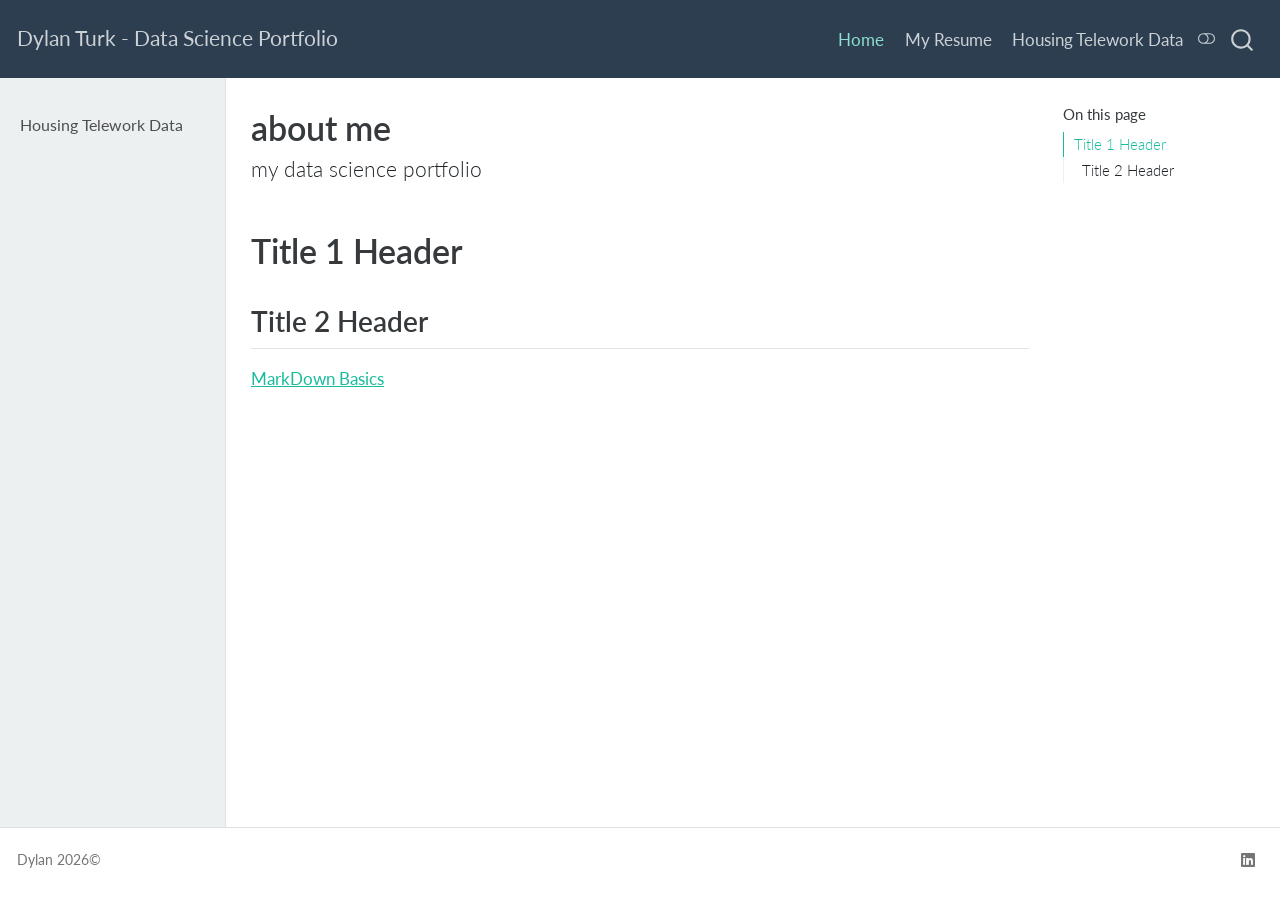
<file: docs/index.html>
<!DOCTYPE html>
<html xmlns="http://www.w3.org/1999/xhtml" lang="en" xml:lang="en"><head>

<meta charset="utf-8">
<meta name="generator" content="quarto-1.3.333">

<meta name="viewport" content="width=device-width, initial-scale=1.0, user-scalable=yes">


<title>Dylan Turk - Data Science Portfolio - about me</title>
<style>
code{white-space: pre-wrap;}
span.smallcaps{font-variant: small-caps;}
div.columns{display: flex; gap: min(4vw, 1.5em);}
div.column{flex: auto; overflow-x: auto;}
div.hanging-indent{margin-left: 1.5em; text-indent: -1.5em;}
ul.task-list{list-style: none;}
ul.task-list li input[type="checkbox"] {
  width: 0.8em;
  margin: 0 0.8em 0.2em -1em; /* quarto-specific, see https://github.com/quarto-dev/quarto-cli/issues/4556 */ 
  vertical-align: middle;
}
</style>


<script src="site_libs/quarto-nav/quarto-nav.js"></script>
<script src="site_libs/quarto-nav/headroom.min.js"></script>
<script src="site_libs/clipboard/clipboard.min.js"></script>
<script src="site_libs/quarto-search/autocomplete.umd.js"></script>
<script src="site_libs/quarto-search/fuse.min.js"></script>
<script src="site_libs/quarto-search/quarto-search.js"></script>
<meta name="quarto:offset" content="./">
<link href="./Images/favicon.png" rel="icon" type="image/png">
<script src="site_libs/quarto-html/quarto.js"></script>
<script src="site_libs/quarto-html/popper.min.js"></script>
<script src="site_libs/quarto-html/tippy.umd.min.js"></script>
<script src="site_libs/quarto-html/anchor.min.js"></script>
<link href="site_libs/quarto-html/tippy.css" rel="stylesheet">
<link href="site_libs/quarto-html/quarto-syntax-highlighting.css" rel="stylesheet" class="quarto-color-scheme" id="quarto-text-highlighting-styles">
<link href="site_libs/quarto-html/quarto-syntax-highlighting-dark.css" rel="prefetch" class="quarto-color-scheme quarto-color-alternate" id="quarto-text-highlighting-styles">
<script src="site_libs/bootstrap/bootstrap.min.js"></script>
<link href="site_libs/bootstrap/bootstrap-icons.css" rel="stylesheet">
<link href="site_libs/bootstrap/bootstrap.min.css" rel="stylesheet" class="quarto-color-scheme" id="quarto-bootstrap" data-mode="light">
<link href="site_libs/bootstrap/bootstrap-dark.min.css" rel="prefetch" class="quarto-color-scheme quarto-color-alternate" id="quarto-bootstrap" data-mode="dark">
<script id="quarto-search-options" type="application/json">{
  "location": "navbar",
  "copy-button": false,
  "collapse-after": 3,
  "panel-placement": "end",
  "type": "overlay",
  "limit": 20,
  "language": {
    "search-no-results-text": "No results",
    "search-matching-documents-text": "matching documents",
    "search-copy-link-title": "Copy link to search",
    "search-hide-matches-text": "Hide additional matches",
    "search-more-match-text": "more match in this document",
    "search-more-matches-text": "more matches in this document",
    "search-clear-button-title": "Clear",
    "search-detached-cancel-button-title": "Cancel",
    "search-submit-button-title": "Submit"
  }
}</script>


<link rel="stylesheet" href="styles.css">
</head>

<body class="nav-sidebar docked nav-fixed">

<div id="quarto-search-results"></div>
  <header id="quarto-header" class="headroom fixed-top">
    <nav class="navbar navbar-expand-lg navbar-dark ">
      <div class="navbar-container container-fluid">
      <div class="navbar-brand-container">
    <a class="navbar-brand" href="./index.html">
    <span class="navbar-title">Dylan Turk - Data Science Portfolio</span>
    </a>
  </div>
            <div id="quarto-search" class="" title="Search"></div>
          <button class="navbar-toggler" type="button" data-bs-toggle="collapse" data-bs-target="#navbarCollapse" aria-controls="navbarCollapse" aria-expanded="false" aria-label="Toggle navigation" onclick="if (window.quartoToggleHeadroom) { window.quartoToggleHeadroom(); }">
  <span class="navbar-toggler-icon"></span>
</button>
          <div class="collapse navbar-collapse" id="navbarCollapse">
            <ul class="navbar-nav navbar-nav-scroll ms-auto">
  <li class="nav-item">
    <a class="nav-link active" href="./index.html" rel="" target="" aria-current="page">
 <span class="menu-text">Home</span></a>
  </li>  
  <li class="nav-item">
    <a class="nav-link" href="./resume.html" rel="" target="">
 <span class="menu-text">My Resume</span></a>
  </li>  
  <li class="nav-item">
    <a class="nav-link" href="./Housing Telework Data/Housing-Telework.html" rel="" target="">
 <span class="menu-text">Housing Telework Data</span></a>
  </li>  
</ul>
            <div class="quarto-navbar-tools">
  <a href="" class="quarto-color-scheme-toggle quarto-navigation-tool  px-1" onclick="window.quartoToggleColorScheme(); return false;" title="Toggle dark mode"><i class="bi"></i></a>
</div>
          </div> <!-- /navcollapse -->
      </div> <!-- /container-fluid -->
    </nav>
  <nav class="quarto-secondary-nav">
    <div class="container-fluid d-flex">
      <button type="button" class="quarto-btn-toggle btn" data-bs-toggle="collapse" data-bs-target="#quarto-sidebar,#quarto-sidebar-glass" aria-controls="quarto-sidebar" aria-expanded="false" aria-label="Toggle sidebar navigation" onclick="if (window.quartoToggleHeadroom) { window.quartoToggleHeadroom(); }">
        <i class="bi bi-layout-text-sidebar-reverse"></i>
      </button>
      <nav class="quarto-page-breadcrumbs" aria-label="breadcrumb"><ol class="breadcrumb"><li class="breadcrumb-item">about me</li></ol></nav>
      <a class="flex-grow-1" role="button" data-bs-toggle="collapse" data-bs-target="#quarto-sidebar,#quarto-sidebar-glass" aria-controls="quarto-sidebar" aria-expanded="false" aria-label="Toggle sidebar navigation" onclick="if (window.quartoToggleHeadroom) { window.quartoToggleHeadroom(); }">      
      </a>
    </div>
  </nav>
</header>
<!-- content -->
<div id="quarto-content" class="quarto-container page-columns page-rows-contents page-layout-article page-navbar">
<!-- sidebar -->
  <nav id="quarto-sidebar" class="sidebar collapse collapse-horizontal sidebar-navigation docked overflow-auto">
    <div class="sidebar-menu-container"> 
    <ul class="list-unstyled mt-1">
        <li class="sidebar-item">
  <div class="sidebar-item-container"> 
  <a href="./Housing Telework Data/Housing-Telework.html" class="sidebar-item-text sidebar-link">
 <span class="menu-text">Housing Telework Data</span></a>
  </div>
</li>
    </ul>
    </div>
</nav>
<div id="quarto-sidebar-glass" data-bs-toggle="collapse" data-bs-target="#quarto-sidebar,#quarto-sidebar-glass"></div>
<!-- margin-sidebar -->
    <div id="quarto-margin-sidebar" class="sidebar margin-sidebar">
        <nav id="TOC" role="doc-toc" class="toc-active">
    <h2 id="toc-title">On this page</h2>
   
  <ul>
  <li><a href="#title-1-header" id="toc-title-1-header" class="nav-link active" data-scroll-target="#title-1-header">Title 1 Header</a>
  <ul class="collapse">
  <li><a href="#title-2-header" id="toc-title-2-header" class="nav-link" data-scroll-target="#title-2-header">Title 2 Header</a></li>
  </ul></li>
  </ul>
</nav>
    </div>
<!-- main -->
<main class="content" id="quarto-document-content">

<header id="title-block-header" class="quarto-title-block default">
<div class="quarto-title">
<h1 class="title">about me</h1>
<p class="subtitle lead">my data science portfolio</p>
</div>



<div class="quarto-title-meta">

    
  
    
  </div>
  

</header>

<section id="title-1-header" class="level1">
<h1>Title 1 Header</h1>
<section id="title-2-header" class="level2">
<h2 class="anchored" data-anchor-id="title-2-header">Title 2 Header</h2>
<p><a href="https://quarto.org/docs/authoring/markdown-basics.html#links-images">MarkDown Basics</a></p>


</section>
</section>

<a onclick="window.scrollTo(0, 0); return false;" role="button" id="quarto-back-to-top"><i class="bi bi-arrow-up"></i> Back to top</a></main> <!-- /main -->
<script id="quarto-html-after-body" type="application/javascript">
window.document.addEventListener("DOMContentLoaded", function (event) {
  const toggleBodyColorMode = (bsSheetEl) => {
    const mode = bsSheetEl.getAttribute("data-mode");
    const bodyEl = window.document.querySelector("body");
    if (mode === "dark") {
      bodyEl.classList.add("quarto-dark");
      bodyEl.classList.remove("quarto-light");
    } else {
      bodyEl.classList.add("quarto-light");
      bodyEl.classList.remove("quarto-dark");
    }
  }
  const toggleBodyColorPrimary = () => {
    const bsSheetEl = window.document.querySelector("link#quarto-bootstrap");
    if (bsSheetEl) {
      toggleBodyColorMode(bsSheetEl);
    }
  }
  toggleBodyColorPrimary();  
  const disableStylesheet = (stylesheets) => {
    for (let i=0; i < stylesheets.length; i++) {
      const stylesheet = stylesheets[i];
      stylesheet.rel = 'prefetch';
    }
  }
  const enableStylesheet = (stylesheets) => {
    for (let i=0; i < stylesheets.length; i++) {
      const stylesheet = stylesheets[i];
      stylesheet.rel = 'stylesheet';
    }
  }
  const manageTransitions = (selector, allowTransitions) => {
    const els = window.document.querySelectorAll(selector);
    for (let i=0; i < els.length; i++) {
      const el = els[i];
      if (allowTransitions) {
        el.classList.remove('notransition');
      } else {
        el.classList.add('notransition');
      }
    }
  }
  const toggleColorMode = (alternate) => {
    // Switch the stylesheets
    const alternateStylesheets = window.document.querySelectorAll('link.quarto-color-scheme.quarto-color-alternate');
    manageTransitions('#quarto-margin-sidebar .nav-link', false);
    if (alternate) {
      enableStylesheet(alternateStylesheets);
      for (const sheetNode of alternateStylesheets) {
        if (sheetNode.id === "quarto-bootstrap") {
          toggleBodyColorMode(sheetNode);
        }
      }
    } else {
      disableStylesheet(alternateStylesheets);
      toggleBodyColorPrimary();
    }
    manageTransitions('#quarto-margin-sidebar .nav-link', true);
    // Switch the toggles
    const toggles = window.document.querySelectorAll('.quarto-color-scheme-toggle');
    for (let i=0; i < toggles.length; i++) {
      const toggle = toggles[i];
      if (toggle) {
        if (alternate) {
          toggle.classList.add("alternate");     
        } else {
          toggle.classList.remove("alternate");
        }
      }
    }
    // Hack to workaround the fact that safari doesn't
    // properly recolor the scrollbar when toggling (#1455)
    if (navigator.userAgent.indexOf('Safari') > 0 && navigator.userAgent.indexOf('Chrome') == -1) {
      manageTransitions("body", false);
      window.scrollTo(0, 1);
      setTimeout(() => {
        window.scrollTo(0, 0);
        manageTransitions("body", true);
      }, 40);  
    }
  }
  const isFileUrl = () => { 
    return window.location.protocol === 'file:';
  }
  const hasAlternateSentinel = () => {  
    let styleSentinel = getColorSchemeSentinel();
    if (styleSentinel !== null) {
      return styleSentinel === "alternate";
    } else {
      return false;
    }
  }
  const setStyleSentinel = (alternate) => {
    const value = alternate ? "alternate" : "default";
    if (!isFileUrl()) {
      window.localStorage.setItem("quarto-color-scheme", value);
    } else {
      localAlternateSentinel = value;
    }
  }
  const getColorSchemeSentinel = () => {
    if (!isFileUrl()) {
      const storageValue = window.localStorage.getItem("quarto-color-scheme");
      return storageValue != null ? storageValue : localAlternateSentinel;
    } else {
      return localAlternateSentinel;
    }
  }
  let localAlternateSentinel = 'default';
  // Dark / light mode switch
  window.quartoToggleColorScheme = () => {
    // Read the current dark / light value 
    let toAlternate = !hasAlternateSentinel();
    toggleColorMode(toAlternate);
    setStyleSentinel(toAlternate);
  };
  // Ensure there is a toggle, if there isn't float one in the top right
  if (window.document.querySelector('.quarto-color-scheme-toggle') === null) {
    const a = window.document.createElement('a');
    a.classList.add('top-right');
    a.classList.add('quarto-color-scheme-toggle');
    a.href = "";
    a.onclick = function() { try { window.quartoToggleColorScheme(); } catch {} return false; };
    const i = window.document.createElement("i");
    i.classList.add('bi');
    a.appendChild(i);
    window.document.body.appendChild(a);
  }
  // Switch to dark mode if need be
  if (hasAlternateSentinel()) {
    toggleColorMode(true);
  } else {
    toggleColorMode(false);
  }
  const icon = "";
  const anchorJS = new window.AnchorJS();
  anchorJS.options = {
    placement: 'right',
    icon: icon
  };
  anchorJS.add('.anchored');
  const isCodeAnnotation = (el) => {
    for (const clz of el.classList) {
      if (clz.startsWith('code-annotation-')) {                     
        return true;
      }
    }
    return false;
  }
  const clipboard = new window.ClipboardJS('.code-copy-button', {
    text: function(trigger) {
      const codeEl = trigger.previousElementSibling.cloneNode(true);
      for (const childEl of codeEl.children) {
        if (isCodeAnnotation(childEl)) {
          childEl.remove();
        }
      }
      return codeEl.innerText;
    }
  });
  clipboard.on('success', function(e) {
    // button target
    const button = e.trigger;
    // don't keep focus
    button.blur();
    // flash "checked"
    button.classList.add('code-copy-button-checked');
    var currentTitle = button.getAttribute("title");
    button.setAttribute("title", "Copied!");
    let tooltip;
    if (window.bootstrap) {
      button.setAttribute("data-bs-toggle", "tooltip");
      button.setAttribute("data-bs-placement", "left");
      button.setAttribute("data-bs-title", "Copied!");
      tooltip = new bootstrap.Tooltip(button, 
        { trigger: "manual", 
          customClass: "code-copy-button-tooltip",
          offset: [0, -8]});
      tooltip.show();    
    }
    setTimeout(function() {
      if (tooltip) {
        tooltip.hide();
        button.removeAttribute("data-bs-title");
        button.removeAttribute("data-bs-toggle");
        button.removeAttribute("data-bs-placement");
      }
      button.setAttribute("title", currentTitle);
      button.classList.remove('code-copy-button-checked');
    }, 1000);
    // clear code selection
    e.clearSelection();
  });
  function tippyHover(el, contentFn) {
    const config = {
      allowHTML: true,
      content: contentFn,
      maxWidth: 500,
      delay: 100,
      arrow: false,
      appendTo: function(el) {
          return el.parentElement;
      },
      interactive: true,
      interactiveBorder: 10,
      theme: 'quarto',
      placement: 'bottom-start'
    };
    window.tippy(el, config); 
  }
  const noterefs = window.document.querySelectorAll('a[role="doc-noteref"]');
  for (var i=0; i<noterefs.length; i++) {
    const ref = noterefs[i];
    tippyHover(ref, function() {
      // use id or data attribute instead here
      let href = ref.getAttribute('data-footnote-href') || ref.getAttribute('href');
      try { href = new URL(href).hash; } catch {}
      const id = href.replace(/^#\/?/, "");
      const note = window.document.getElementById(id);
      return note.innerHTML;
    });
  }
      let selectedAnnoteEl;
      const selectorForAnnotation = ( cell, annotation) => {
        let cellAttr = 'data-code-cell="' + cell + '"';
        let lineAttr = 'data-code-annotation="' +  annotation + '"';
        const selector = 'span[' + cellAttr + '][' + lineAttr + ']';
        return selector;
      }
      const selectCodeLines = (annoteEl) => {
        const doc = window.document;
        const targetCell = annoteEl.getAttribute("data-target-cell");
        const targetAnnotation = annoteEl.getAttribute("data-target-annotation");
        const annoteSpan = window.document.querySelector(selectorForAnnotation(targetCell, targetAnnotation));
        const lines = annoteSpan.getAttribute("data-code-lines").split(",");
        const lineIds = lines.map((line) => {
          return targetCell + "-" + line;
        })
        let top = null;
        let height = null;
        let parent = null;
        if (lineIds.length > 0) {
            //compute the position of the single el (top and bottom and make a div)
            const el = window.document.getElementById(lineIds[0]);
            top = el.offsetTop;
            height = el.offsetHeight;
            parent = el.parentElement.parentElement;
          if (lineIds.length > 1) {
            const lastEl = window.document.getElementById(lineIds[lineIds.length - 1]);
            const bottom = lastEl.offsetTop + lastEl.offsetHeight;
            height = bottom - top;
          }
          if (top !== null && height !== null && parent !== null) {
            // cook up a div (if necessary) and position it 
            let div = window.document.getElementById("code-annotation-line-highlight");
            if (div === null) {
              div = window.document.createElement("div");
              div.setAttribute("id", "code-annotation-line-highlight");
              div.style.position = 'absolute';
              parent.appendChild(div);
            }
            div.style.top = top - 2 + "px";
            div.style.height = height + 4 + "px";
            let gutterDiv = window.document.getElementById("code-annotation-line-highlight-gutter");
            if (gutterDiv === null) {
              gutterDiv = window.document.createElement("div");
              gutterDiv.setAttribute("id", "code-annotation-line-highlight-gutter");
              gutterDiv.style.position = 'absolute';
              const codeCell = window.document.getElementById(targetCell);
              const gutter = codeCell.querySelector('.code-annotation-gutter');
              gutter.appendChild(gutterDiv);
            }
            gutterDiv.style.top = top - 2 + "px";
            gutterDiv.style.height = height + 4 + "px";
          }
          selectedAnnoteEl = annoteEl;
        }
      };
      const unselectCodeLines = () => {
        const elementsIds = ["code-annotation-line-highlight", "code-annotation-line-highlight-gutter"];
        elementsIds.forEach((elId) => {
          const div = window.document.getElementById(elId);
          if (div) {
            div.remove();
          }
        });
        selectedAnnoteEl = undefined;
      };
      // Attach click handler to the DT
      const annoteDls = window.document.querySelectorAll('dt[data-target-cell]');
      for (const annoteDlNode of annoteDls) {
        annoteDlNode.addEventListener('click', (event) => {
          const clickedEl = event.target;
          if (clickedEl !== selectedAnnoteEl) {
            unselectCodeLines();
            const activeEl = window.document.querySelector('dt[data-target-cell].code-annotation-active');
            if (activeEl) {
              activeEl.classList.remove('code-annotation-active');
            }
            selectCodeLines(clickedEl);
            clickedEl.classList.add('code-annotation-active');
          } else {
            // Unselect the line
            unselectCodeLines();
            clickedEl.classList.remove('code-annotation-active');
          }
        });
      }
  const findCites = (el) => {
    const parentEl = el.parentElement;
    if (parentEl) {
      const cites = parentEl.dataset.cites;
      if (cites) {
        return {
          el,
          cites: cites.split(' ')
        };
      } else {
        return findCites(el.parentElement)
      }
    } else {
      return undefined;
    }
  };
  var bibliorefs = window.document.querySelectorAll('a[role="doc-biblioref"]');
  for (var i=0; i<bibliorefs.length; i++) {
    const ref = bibliorefs[i];
    const citeInfo = findCites(ref);
    if (citeInfo) {
      tippyHover(citeInfo.el, function() {
        var popup = window.document.createElement('div');
        citeInfo.cites.forEach(function(cite) {
          var citeDiv = window.document.createElement('div');
          citeDiv.classList.add('hanging-indent');
          citeDiv.classList.add('csl-entry');
          var biblioDiv = window.document.getElementById('ref-' + cite);
          if (biblioDiv) {
            citeDiv.innerHTML = biblioDiv.innerHTML;
          }
          popup.appendChild(citeDiv);
        });
        return popup.innerHTML;
      });
    }
  }
});
</script>
</div> <!-- /content -->
<footer class="footer">
  <div class="nav-footer">
    <div class="nav-footer-left">Dylan 2026©</div>   
    <div class="nav-footer-center">
      &nbsp;
    </div>
    <div class="nav-footer-right">
      <ul class="footer-items list-unstyled">
    <li class="nav-item compact">
    <a class="nav-link" href="./Your_LinkedIn_URL">
      <i class="bi bi-linkedin" role="img">
</i> 
    </a>
  </li>  
</ul>
    </div>
  </div>
</footer>



</body></html>
</file>
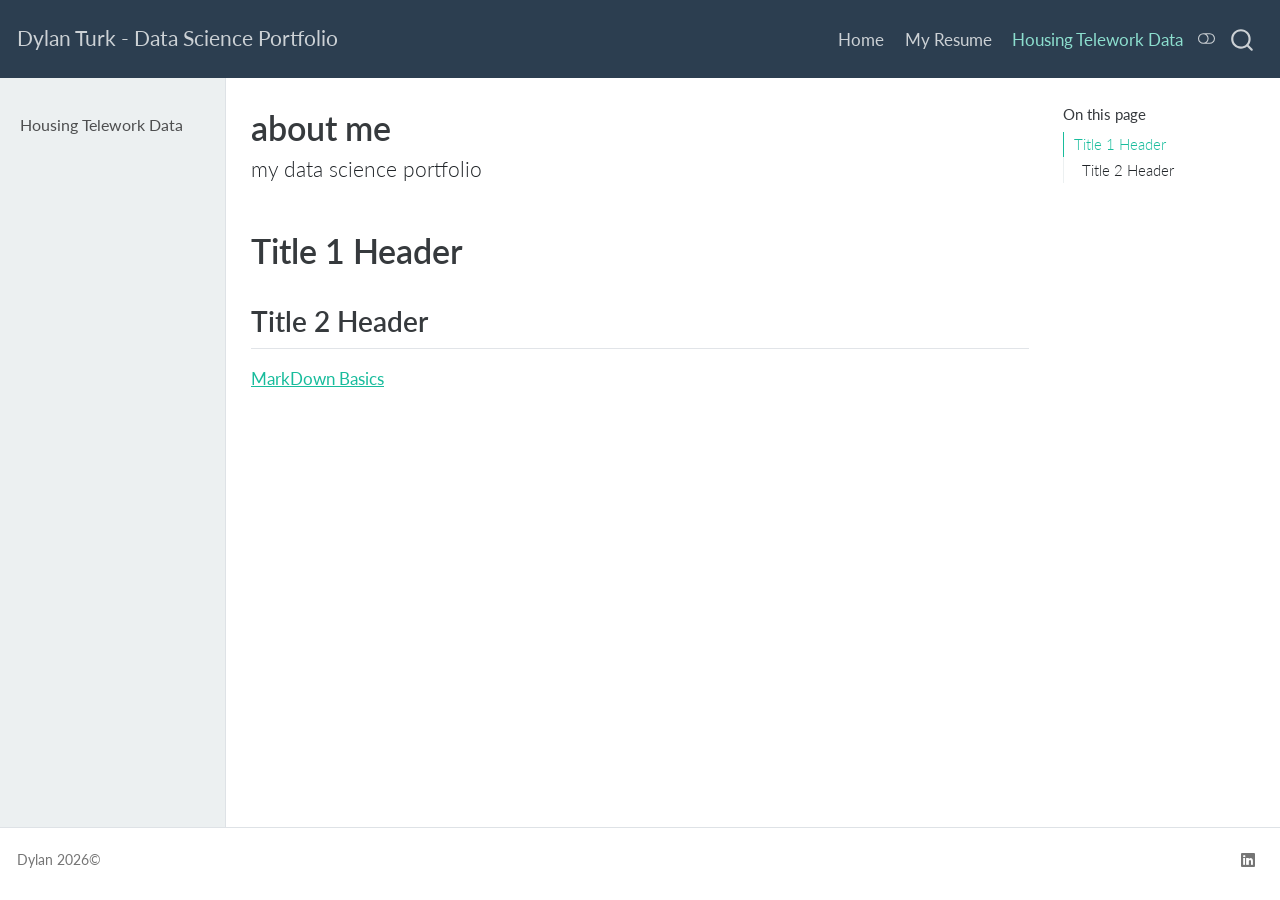
<file: docs/cleansing.html>
<!DOCTYPE html>
<html xmlns="http://www.w3.org/1999/xhtml" lang="en" xml:lang="en"><head>

<meta charset="utf-8">
<meta name="generator" content="quarto-1.3.333">

<meta name="viewport" content="width=device-width, initial-scale=1.0, user-scalable=yes">


<title>Dylan Turk - Data Science Portfolio - about me</title>
<style>
code{white-space: pre-wrap;}
span.smallcaps{font-variant: small-caps;}
div.columns{display: flex; gap: min(4vw, 1.5em);}
div.column{flex: auto; overflow-x: auto;}
div.hanging-indent{margin-left: 1.5em; text-indent: -1.5em;}
ul.task-list{list-style: none;}
ul.task-list li input[type="checkbox"] {
  width: 0.8em;
  margin: 0 0.8em 0.2em -1em; /* quarto-specific, see https://github.com/quarto-dev/quarto-cli/issues/4556 */ 
  vertical-align: middle;
}
</style>


<script src="site_libs/quarto-nav/quarto-nav.js"></script>
<script src="site_libs/quarto-nav/headroom.min.js"></script>
<script src="site_libs/clipboard/clipboard.min.js"></script>
<script src="site_libs/quarto-search/autocomplete.umd.js"></script>
<script src="site_libs/quarto-search/fuse.min.js"></script>
<script src="site_libs/quarto-search/quarto-search.js"></script>
<meta name="quarto:offset" content="./">
<link href="./Images/favicon.png" rel="icon" type="image/png">
<script src="site_libs/quarto-html/quarto.js"></script>
<script src="site_libs/quarto-html/popper.min.js"></script>
<script src="site_libs/quarto-html/tippy.umd.min.js"></script>
<script src="site_libs/quarto-html/anchor.min.js"></script>
<link href="site_libs/quarto-html/tippy.css" rel="stylesheet">
<link href="site_libs/quarto-html/quarto-syntax-highlighting.css" rel="stylesheet" class="quarto-color-scheme" id="quarto-text-highlighting-styles">
<link href="site_libs/quarto-html/quarto-syntax-highlighting-dark.css" rel="prefetch" class="quarto-color-scheme quarto-color-alternate" id="quarto-text-highlighting-styles">
<script src="site_libs/bootstrap/bootstrap.min.js"></script>
<link href="site_libs/bootstrap/bootstrap-icons.css" rel="stylesheet">
<link href="site_libs/bootstrap/bootstrap.min.css" rel="stylesheet" class="quarto-color-scheme" id="quarto-bootstrap" data-mode="light">
<link href="site_libs/bootstrap/bootstrap-dark.min.css" rel="prefetch" class="quarto-color-scheme quarto-color-alternate" id="quarto-bootstrap" data-mode="dark">
<script id="quarto-search-options" type="application/json">{
  "location": "navbar",
  "copy-button": false,
  "collapse-after": 3,
  "panel-placement": "end",
  "type": "overlay",
  "limit": 20,
  "language": {
    "search-no-results-text": "No results",
    "search-matching-documents-text": "matching documents",
    "search-copy-link-title": "Copy link to search",
    "search-hide-matches-text": "Hide additional matches",
    "search-more-match-text": "more match in this document",
    "search-more-matches-text": "more matches in this document",
    "search-clear-button-title": "Clear",
    "search-detached-cancel-button-title": "Cancel",
    "search-submit-button-title": "Submit"
  }
}</script>


<link rel="stylesheet" href="styles.css">
</head>

<body class="nav-sidebar docked nav-fixed">

<div id="quarto-search-results"></div>
  <header id="quarto-header" class="headroom fixed-top">
    <nav class="navbar navbar-expand-lg navbar-dark ">
      <div class="navbar-container container-fluid">
      <div class="navbar-brand-container">
    <a class="navbar-brand" href="./index.html">
    <span class="navbar-title">Dylan Turk - Data Science Portfolio</span>
    </a>
  </div>
            <div id="quarto-search" class="" title="Search"></div>
          <button class="navbar-toggler" type="button" data-bs-toggle="collapse" data-bs-target="#navbarCollapse" aria-controls="navbarCollapse" aria-expanded="false" aria-label="Toggle navigation" onclick="if (window.quartoToggleHeadroom) { window.quartoToggleHeadroom(); }">
  <span class="navbar-toggler-icon"></span>
</button>
          <div class="collapse navbar-collapse" id="navbarCollapse">
            <ul class="navbar-nav navbar-nav-scroll ms-auto">
  <li class="nav-item">
    <a class="nav-link" href="./index.html" rel="" target="">
 <span class="menu-text">Home</span></a>
  </li>  
  <li class="nav-item">
    <a class="nav-link" href="./resume.html" rel="" target="">
 <span class="menu-text">My Resume</span></a>
  </li>  
  <li class="nav-item">
    <a class="nav-link active" href="./Housing Telework Data/Housing-Telework.html" rel="" target="" aria-current="page">
 <span class="menu-text">Housing Telework Data</span></a>
  </li>  
</ul>
            <div class="quarto-navbar-tools">
  <a href="" class="quarto-color-scheme-toggle quarto-navigation-tool  px-1" onclick="window.quartoToggleColorScheme(); return false;" title="Toggle dark mode"><i class="bi"></i></a>
</div>
          </div> <!-- /navcollapse -->
      </div> <!-- /container-fluid -->
    </nav>
  <nav class="quarto-secondary-nav">
    <div class="container-fluid d-flex">
      <button type="button" class="quarto-btn-toggle btn" data-bs-toggle="collapse" data-bs-target="#quarto-sidebar,#quarto-sidebar-glass" aria-controls="quarto-sidebar" aria-expanded="false" aria-label="Toggle sidebar navigation" onclick="if (window.quartoToggleHeadroom) { window.quartoToggleHeadroom(); }">
        <i class="bi bi-layout-text-sidebar-reverse"></i>
      </button>
      <nav class="quarto-page-breadcrumbs" aria-label="breadcrumb"><ol class="breadcrumb"><li class="breadcrumb-item">about me</li></ol></nav>
      <a class="flex-grow-1" role="button" data-bs-toggle="collapse" data-bs-target="#quarto-sidebar,#quarto-sidebar-glass" aria-controls="quarto-sidebar" aria-expanded="false" aria-label="Toggle sidebar navigation" onclick="if (window.quartoToggleHeadroom) { window.quartoToggleHeadroom(); }">      
      </a>
    </div>
  </nav>
</header>
<!-- content -->
<div id="quarto-content" class="quarto-container page-columns page-rows-contents page-layout-article page-navbar">
<!-- sidebar -->
  <nav id="quarto-sidebar" class="sidebar collapse collapse-horizontal sidebar-navigation docked overflow-auto">
    <div class="sidebar-menu-container"> 
    <ul class="list-unstyled mt-1">
        <li class="sidebar-item">
  <div class="sidebar-item-container"> 
  <a href="./Housing Telework Data/Housing-Telework.html" class="sidebar-item-text sidebar-link">
 <span class="menu-text">Housing Telework Data</span></a>
  </div>
</li>
    </ul>
    </div>
</nav>
<div id="quarto-sidebar-glass" data-bs-toggle="collapse" data-bs-target="#quarto-sidebar,#quarto-sidebar-glass"></div>
<!-- margin-sidebar -->
    <div id="quarto-margin-sidebar" class="sidebar margin-sidebar">
        <nav id="TOC" role="doc-toc" class="toc-active">
    <h2 id="toc-title">On this page</h2>
   
  <ul>
  <li><a href="#title-1-header" id="toc-title-1-header" class="nav-link active" data-scroll-target="#title-1-header">Title 1 Header</a>
  <ul class="collapse">
  <li><a href="#title-2-header" id="toc-title-2-header" class="nav-link" data-scroll-target="#title-2-header">Title 2 Header</a></li>
  </ul></li>
  </ul>
</nav>
    </div>
<!-- main -->
<main class="content" id="quarto-document-content">

<header id="title-block-header" class="quarto-title-block default">
<div class="quarto-title">
<h1 class="title">about me</h1>
<p class="subtitle lead">my data science portfolio</p>
</div>



<div class="quarto-title-meta">

    
  
    
  </div>
  

</header>

<section id="title-1-header" class="level1">
<h1>Title 1 Header</h1>
<section id="title-2-header" class="level2">
<h2 class="anchored" data-anchor-id="title-2-header">Title 2 Header</h2>
<p><a href="https://quarto.org/docs/authoring/markdown-basics.html#links-images">MarkDown Basics</a></p>


</section>
</section>

<a onclick="window.scrollTo(0, 0); return false;" role="button" id="quarto-back-to-top"><i class="bi bi-arrow-up"></i> Back to top</a></main> <!-- /main -->
<script id="quarto-html-after-body" type="application/javascript">
window.document.addEventListener("DOMContentLoaded", function (event) {
  const toggleBodyColorMode = (bsSheetEl) => {
    const mode = bsSheetEl.getAttribute("data-mode");
    const bodyEl = window.document.querySelector("body");
    if (mode === "dark") {
      bodyEl.classList.add("quarto-dark");
      bodyEl.classList.remove("quarto-light");
    } else {
      bodyEl.classList.add("quarto-light");
      bodyEl.classList.remove("quarto-dark");
    }
  }
  const toggleBodyColorPrimary = () => {
    const bsSheetEl = window.document.querySelector("link#quarto-bootstrap");
    if (bsSheetEl) {
      toggleBodyColorMode(bsSheetEl);
    }
  }
  toggleBodyColorPrimary();  
  const disableStylesheet = (stylesheets) => {
    for (let i=0; i < stylesheets.length; i++) {
      const stylesheet = stylesheets[i];
      stylesheet.rel = 'prefetch';
    }
  }
  const enableStylesheet = (stylesheets) => {
    for (let i=0; i < stylesheets.length; i++) {
      const stylesheet = stylesheets[i];
      stylesheet.rel = 'stylesheet';
    }
  }
  const manageTransitions = (selector, allowTransitions) => {
    const els = window.document.querySelectorAll(selector);
    for (let i=0; i < els.length; i++) {
      const el = els[i];
      if (allowTransitions) {
        el.classList.remove('notransition');
      } else {
        el.classList.add('notransition');
      }
    }
  }
  const toggleColorMode = (alternate) => {
    // Switch the stylesheets
    const alternateStylesheets = window.document.querySelectorAll('link.quarto-color-scheme.quarto-color-alternate');
    manageTransitions('#quarto-margin-sidebar .nav-link', false);
    if (alternate) {
      enableStylesheet(alternateStylesheets);
      for (const sheetNode of alternateStylesheets) {
        if (sheetNode.id === "quarto-bootstrap") {
          toggleBodyColorMode(sheetNode);
        }
      }
    } else {
      disableStylesheet(alternateStylesheets);
      toggleBodyColorPrimary();
    }
    manageTransitions('#quarto-margin-sidebar .nav-link', true);
    // Switch the toggles
    const toggles = window.document.querySelectorAll('.quarto-color-scheme-toggle');
    for (let i=0; i < toggles.length; i++) {
      const toggle = toggles[i];
      if (toggle) {
        if (alternate) {
          toggle.classList.add("alternate");     
        } else {
          toggle.classList.remove("alternate");
        }
      }
    }
    // Hack to workaround the fact that safari doesn't
    // properly recolor the scrollbar when toggling (#1455)
    if (navigator.userAgent.indexOf('Safari') > 0 && navigator.userAgent.indexOf('Chrome') == -1) {
      manageTransitions("body", false);
      window.scrollTo(0, 1);
      setTimeout(() => {
        window.scrollTo(0, 0);
        manageTransitions("body", true);
      }, 40);  
    }
  }
  const isFileUrl = () => { 
    return window.location.protocol === 'file:';
  }
  const hasAlternateSentinel = () => {  
    let styleSentinel = getColorSchemeSentinel();
    if (styleSentinel !== null) {
      return styleSentinel === "alternate";
    } else {
      return false;
    }
  }
  const setStyleSentinel = (alternate) => {
    const value = alternate ? "alternate" : "default";
    if (!isFileUrl()) {
      window.localStorage.setItem("quarto-color-scheme", value);
    } else {
      localAlternateSentinel = value;
    }
  }
  const getColorSchemeSentinel = () => {
    if (!isFileUrl()) {
      const storageValue = window.localStorage.getItem("quarto-color-scheme");
      return storageValue != null ? storageValue : localAlternateSentinel;
    } else {
      return localAlternateSentinel;
    }
  }
  let localAlternateSentinel = 'default';
  // Dark / light mode switch
  window.quartoToggleColorScheme = () => {
    // Read the current dark / light value 
    let toAlternate = !hasAlternateSentinel();
    toggleColorMode(toAlternate);
    setStyleSentinel(toAlternate);
  };
  // Ensure there is a toggle, if there isn't float one in the top right
  if (window.document.querySelector('.quarto-color-scheme-toggle') === null) {
    const a = window.document.createElement('a');
    a.classList.add('top-right');
    a.classList.add('quarto-color-scheme-toggle');
    a.href = "";
    a.onclick = function() { try { window.quartoToggleColorScheme(); } catch {} return false; };
    const i = window.document.createElement("i");
    i.classList.add('bi');
    a.appendChild(i);
    window.document.body.appendChild(a);
  }
  // Switch to dark mode if need be
  if (hasAlternateSentinel()) {
    toggleColorMode(true);
  } else {
    toggleColorMode(false);
  }
  const icon = "";
  const anchorJS = new window.AnchorJS();
  anchorJS.options = {
    placement: 'right',
    icon: icon
  };
  anchorJS.add('.anchored');
  const isCodeAnnotation = (el) => {
    for (const clz of el.classList) {
      if (clz.startsWith('code-annotation-')) {                     
        return true;
      }
    }
    return false;
  }
  const clipboard = new window.ClipboardJS('.code-copy-button', {
    text: function(trigger) {
      const codeEl = trigger.previousElementSibling.cloneNode(true);
      for (const childEl of codeEl.children) {
        if (isCodeAnnotation(childEl)) {
          childEl.remove();
        }
      }
      return codeEl.innerText;
    }
  });
  clipboard.on('success', function(e) {
    // button target
    const button = e.trigger;
    // don't keep focus
    button.blur();
    // flash "checked"
    button.classList.add('code-copy-button-checked');
    var currentTitle = button.getAttribute("title");
    button.setAttribute("title", "Copied!");
    let tooltip;
    if (window.bootstrap) {
      button.setAttribute("data-bs-toggle", "tooltip");
      button.setAttribute("data-bs-placement", "left");
      button.setAttribute("data-bs-title", "Copied!");
      tooltip = new bootstrap.Tooltip(button, 
        { trigger: "manual", 
          customClass: "code-copy-button-tooltip",
          offset: [0, -8]});
      tooltip.show();    
    }
    setTimeout(function() {
      if (tooltip) {
        tooltip.hide();
        button.removeAttribute("data-bs-title");
        button.removeAttribute("data-bs-toggle");
        button.removeAttribute("data-bs-placement");
      }
      button.setAttribute("title", currentTitle);
      button.classList.remove('code-copy-button-checked');
    }, 1000);
    // clear code selection
    e.clearSelection();
  });
  function tippyHover(el, contentFn) {
    const config = {
      allowHTML: true,
      content: contentFn,
      maxWidth: 500,
      delay: 100,
      arrow: false,
      appendTo: function(el) {
          return el.parentElement;
      },
      interactive: true,
      interactiveBorder: 10,
      theme: 'quarto',
      placement: 'bottom-start'
    };
    window.tippy(el, config); 
  }
  const noterefs = window.document.querySelectorAll('a[role="doc-noteref"]');
  for (var i=0; i<noterefs.length; i++) {
    const ref = noterefs[i];
    tippyHover(ref, function() {
      // use id or data attribute instead here
      let href = ref.getAttribute('data-footnote-href') || ref.getAttribute('href');
      try { href = new URL(href).hash; } catch {}
      const id = href.replace(/^#\/?/, "");
      const note = window.document.getElementById(id);
      return note.innerHTML;
    });
  }
      let selectedAnnoteEl;
      const selectorForAnnotation = ( cell, annotation) => {
        let cellAttr = 'data-code-cell="' + cell + '"';
        let lineAttr = 'data-code-annotation="' +  annotation + '"';
        const selector = 'span[' + cellAttr + '][' + lineAttr + ']';
        return selector;
      }
      const selectCodeLines = (annoteEl) => {
        const doc = window.document;
        const targetCell = annoteEl.getAttribute("data-target-cell");
        const targetAnnotation = annoteEl.getAttribute("data-target-annotation");
        const annoteSpan = window.document.querySelector(selectorForAnnotation(targetCell, targetAnnotation));
        const lines = annoteSpan.getAttribute("data-code-lines").split(",");
        const lineIds = lines.map((line) => {
          return targetCell + "-" + line;
        })
        let top = null;
        let height = null;
        let parent = null;
        if (lineIds.length > 0) {
            //compute the position of the single el (top and bottom and make a div)
            const el = window.document.getElementById(lineIds[0]);
            top = el.offsetTop;
            height = el.offsetHeight;
            parent = el.parentElement.parentElement;
          if (lineIds.length > 1) {
            const lastEl = window.document.getElementById(lineIds[lineIds.length - 1]);
            const bottom = lastEl.offsetTop + lastEl.offsetHeight;
            height = bottom - top;
          }
          if (top !== null && height !== null && parent !== null) {
            // cook up a div (if necessary) and position it 
            let div = window.document.getElementById("code-annotation-line-highlight");
            if (div === null) {
              div = window.document.createElement("div");
              div.setAttribute("id", "code-annotation-line-highlight");
              div.style.position = 'absolute';
              parent.appendChild(div);
            }
            div.style.top = top - 2 + "px";
            div.style.height = height + 4 + "px";
            let gutterDiv = window.document.getElementById("code-annotation-line-highlight-gutter");
            if (gutterDiv === null) {
              gutterDiv = window.document.createElement("div");
              gutterDiv.setAttribute("id", "code-annotation-line-highlight-gutter");
              gutterDiv.style.position = 'absolute';
              const codeCell = window.document.getElementById(targetCell);
              const gutter = codeCell.querySelector('.code-annotation-gutter');
              gutter.appendChild(gutterDiv);
            }
            gutterDiv.style.top = top - 2 + "px";
            gutterDiv.style.height = height + 4 + "px";
          }
          selectedAnnoteEl = annoteEl;
        }
      };
      const unselectCodeLines = () => {
        const elementsIds = ["code-annotation-line-highlight", "code-annotation-line-highlight-gutter"];
        elementsIds.forEach((elId) => {
          const div = window.document.getElementById(elId);
          if (div) {
            div.remove();
          }
        });
        selectedAnnoteEl = undefined;
      };
      // Attach click handler to the DT
      const annoteDls = window.document.querySelectorAll('dt[data-target-cell]');
      for (const annoteDlNode of annoteDls) {
        annoteDlNode.addEventListener('click', (event) => {
          const clickedEl = event.target;
          if (clickedEl !== selectedAnnoteEl) {
            unselectCodeLines();
            const activeEl = window.document.querySelector('dt[data-target-cell].code-annotation-active');
            if (activeEl) {
              activeEl.classList.remove('code-annotation-active');
            }
            selectCodeLines(clickedEl);
            clickedEl.classList.add('code-annotation-active');
          } else {
            // Unselect the line
            unselectCodeLines();
            clickedEl.classList.remove('code-annotation-active');
          }
        });
      }
  const findCites = (el) => {
    const parentEl = el.parentElement;
    if (parentEl) {
      const cites = parentEl.dataset.cites;
      if (cites) {
        return {
          el,
          cites: cites.split(' ')
        };
      } else {
        return findCites(el.parentElement)
      }
    } else {
      return undefined;
    }
  };
  var bibliorefs = window.document.querySelectorAll('a[role="doc-biblioref"]');
  for (var i=0; i<bibliorefs.length; i++) {
    const ref = bibliorefs[i];
    const citeInfo = findCites(ref);
    if (citeInfo) {
      tippyHover(citeInfo.el, function() {
        var popup = window.document.createElement('div');
        citeInfo.cites.forEach(function(cite) {
          var citeDiv = window.document.createElement('div');
          citeDiv.classList.add('hanging-indent');
          citeDiv.classList.add('csl-entry');
          var biblioDiv = window.document.getElementById('ref-' + cite);
          if (biblioDiv) {
            citeDiv.innerHTML = biblioDiv.innerHTML;
          }
          popup.appendChild(citeDiv);
        });
        return popup.innerHTML;
      });
    }
  }
});
</script>
</div> <!-- /content -->
<footer class="footer">
  <div class="nav-footer">
    <div class="nav-footer-left">Dylan 2026©</div>   
    <div class="nav-footer-center">
      &nbsp;
    </div>
    <div class="nav-footer-right">
      <ul class="footer-items list-unstyled">
    <li class="nav-item compact">
    <a class="nav-link" href="./Your_LinkedIn_URL">
      <i class="bi bi-linkedin" role="img">
</i> 
    </a>
  </li>  
</ul>
    </div>
  </div>
</footer>



</body></html>
</file>
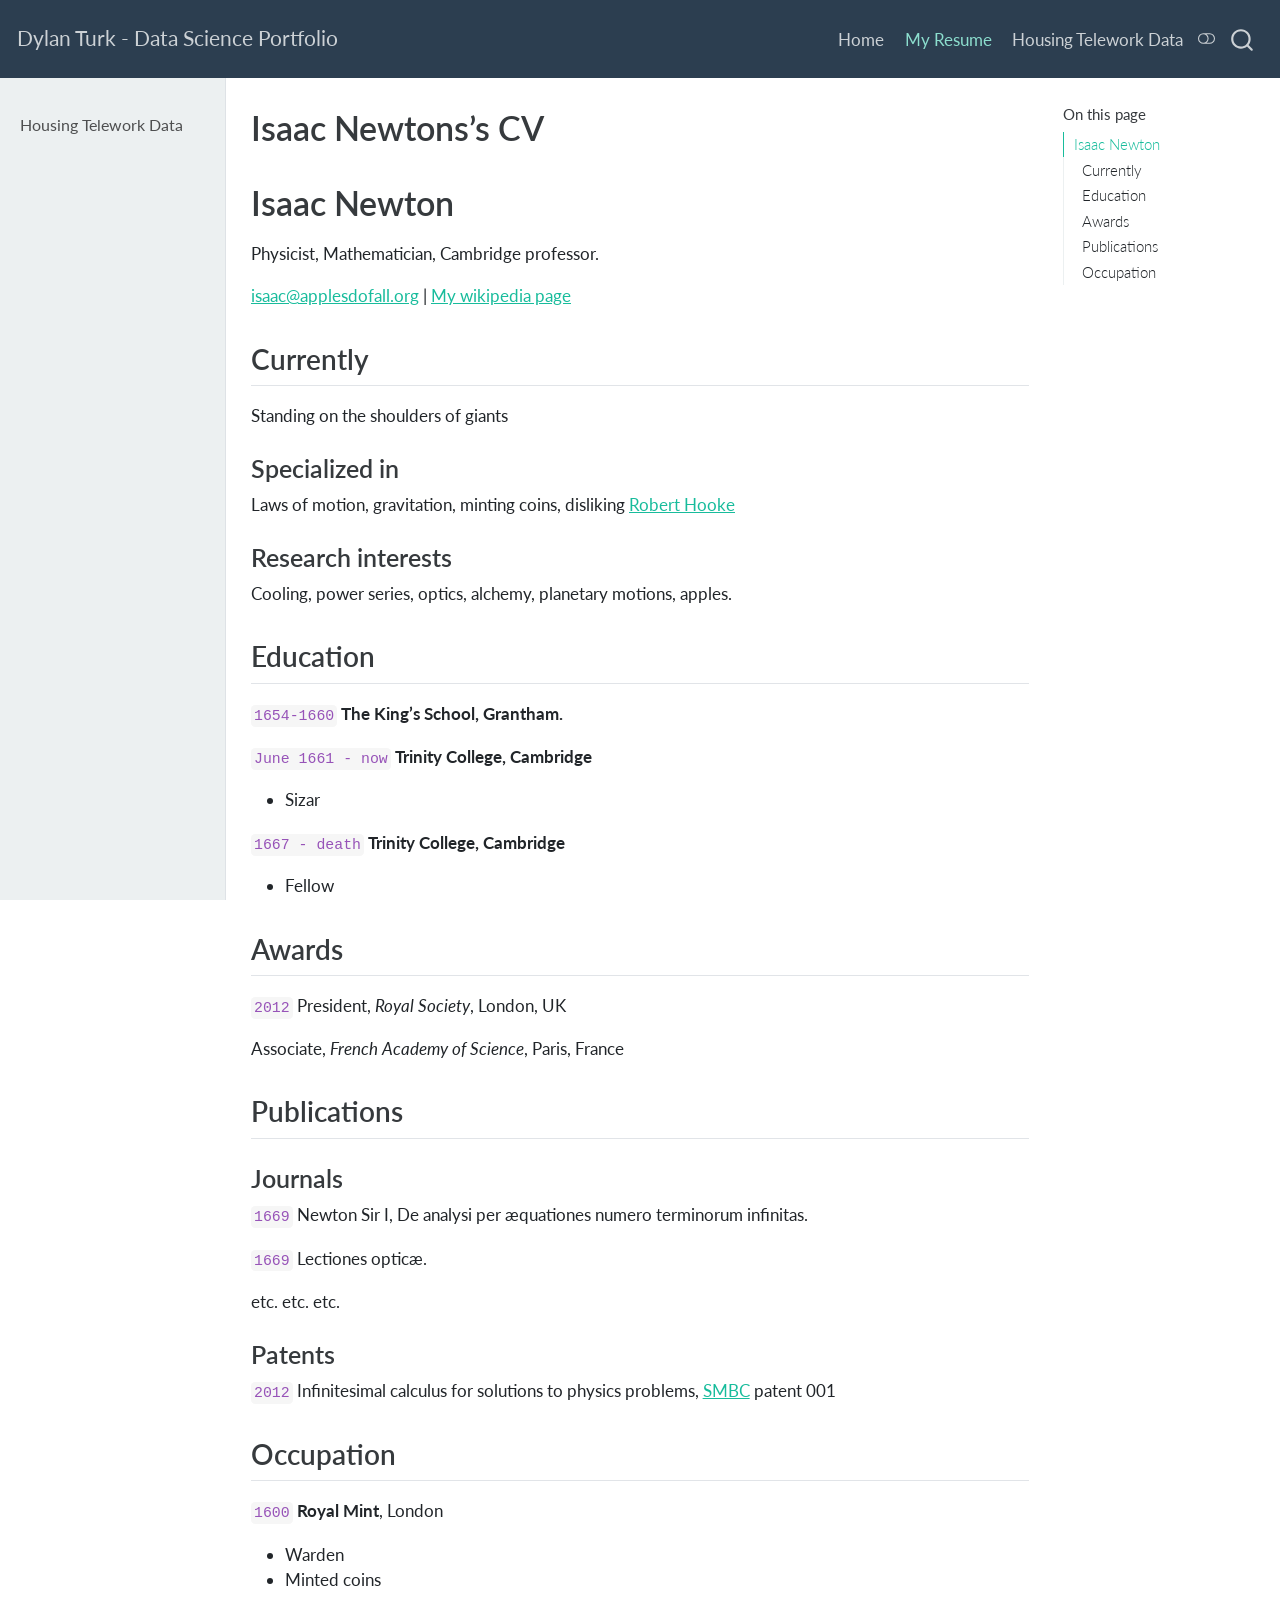
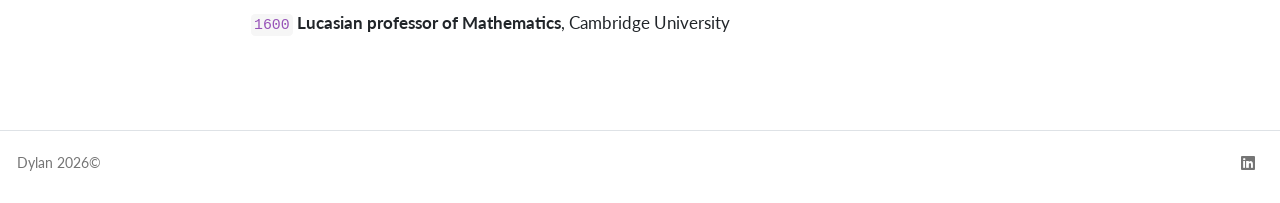
<file: docs/resume.html>
<!DOCTYPE html>
<html xmlns="http://www.w3.org/1999/xhtml" lang="en" xml:lang="en"><head>

<meta charset="utf-8">
<meta name="generator" content="quarto-1.3.333">

<meta name="viewport" content="width=device-width, initial-scale=1.0, user-scalable=yes">


<title>Dylan Turk - Data Science Portfolio - Isaac Newtons’s CV</title>
<style>
code{white-space: pre-wrap;}
span.smallcaps{font-variant: small-caps;}
div.columns{display: flex; gap: min(4vw, 1.5em);}
div.column{flex: auto; overflow-x: auto;}
div.hanging-indent{margin-left: 1.5em; text-indent: -1.5em;}
ul.task-list{list-style: none;}
ul.task-list li input[type="checkbox"] {
  width: 0.8em;
  margin: 0 0.8em 0.2em -1em; /* quarto-specific, see https://github.com/quarto-dev/quarto-cli/issues/4556 */ 
  vertical-align: middle;
}
</style>


<script src="site_libs/quarto-nav/quarto-nav.js"></script>
<script src="site_libs/quarto-nav/headroom.min.js"></script>
<script src="site_libs/clipboard/clipboard.min.js"></script>
<script src="site_libs/quarto-search/autocomplete.umd.js"></script>
<script src="site_libs/quarto-search/fuse.min.js"></script>
<script src="site_libs/quarto-search/quarto-search.js"></script>
<meta name="quarto:offset" content="./">
<link href="./Images/favicon.png" rel="icon" type="image/png">
<script src="site_libs/quarto-html/quarto.js"></script>
<script src="site_libs/quarto-html/popper.min.js"></script>
<script src="site_libs/quarto-html/tippy.umd.min.js"></script>
<script src="site_libs/quarto-html/anchor.min.js"></script>
<link href="site_libs/quarto-html/tippy.css" rel="stylesheet">
<link href="site_libs/quarto-html/quarto-syntax-highlighting.css" rel="stylesheet" class="quarto-color-scheme" id="quarto-text-highlighting-styles">
<link href="site_libs/quarto-html/quarto-syntax-highlighting-dark.css" rel="prefetch" class="quarto-color-scheme quarto-color-alternate" id="quarto-text-highlighting-styles">
<script src="site_libs/bootstrap/bootstrap.min.js"></script>
<link href="site_libs/bootstrap/bootstrap-icons.css" rel="stylesheet">
<link href="site_libs/bootstrap/bootstrap.min.css" rel="stylesheet" class="quarto-color-scheme" id="quarto-bootstrap" data-mode="light">
<link href="site_libs/bootstrap/bootstrap-dark.min.css" rel="prefetch" class="quarto-color-scheme quarto-color-alternate" id="quarto-bootstrap" data-mode="dark">
<script id="quarto-search-options" type="application/json">{
  "location": "navbar",
  "copy-button": false,
  "collapse-after": 3,
  "panel-placement": "end",
  "type": "overlay",
  "limit": 20,
  "language": {
    "search-no-results-text": "No results",
    "search-matching-documents-text": "matching documents",
    "search-copy-link-title": "Copy link to search",
    "search-hide-matches-text": "Hide additional matches",
    "search-more-match-text": "more match in this document",
    "search-more-matches-text": "more matches in this document",
    "search-clear-button-title": "Clear",
    "search-detached-cancel-button-title": "Cancel",
    "search-submit-button-title": "Submit"
  }
}</script>


<link rel="stylesheet" href="styles.css">
</head>

<body class="nav-sidebar docked nav-fixed">

<div id="quarto-search-results"></div>
  <header id="quarto-header" class="headroom fixed-top">
    <nav class="navbar navbar-expand-lg navbar-dark ">
      <div class="navbar-container container-fluid">
      <div class="navbar-brand-container">
    <a class="navbar-brand" href="./index.html">
    <span class="navbar-title">Dylan Turk - Data Science Portfolio</span>
    </a>
  </div>
            <div id="quarto-search" class="" title="Search"></div>
          <button class="navbar-toggler" type="button" data-bs-toggle="collapse" data-bs-target="#navbarCollapse" aria-controls="navbarCollapse" aria-expanded="false" aria-label="Toggle navigation" onclick="if (window.quartoToggleHeadroom) { window.quartoToggleHeadroom(); }">
  <span class="navbar-toggler-icon"></span>
</button>
          <div class="collapse navbar-collapse" id="navbarCollapse">
            <ul class="navbar-nav navbar-nav-scroll ms-auto">
  <li class="nav-item">
    <a class="nav-link" href="./index.html" rel="" target="">
 <span class="menu-text">Home</span></a>
  </li>  
  <li class="nav-item">
    <a class="nav-link active" href="./resume.html" rel="" target="" aria-current="page">
 <span class="menu-text">My Resume</span></a>
  </li>  
  <li class="nav-item">
    <a class="nav-link" href="./Housing Telework Data/Housing-Telework.html" rel="" target="">
 <span class="menu-text">Housing Telework Data</span></a>
  </li>  
</ul>
            <div class="quarto-navbar-tools">
  <a href="" class="quarto-color-scheme-toggle quarto-navigation-tool  px-1" onclick="window.quartoToggleColorScheme(); return false;" title="Toggle dark mode"><i class="bi"></i></a>
</div>
          </div> <!-- /navcollapse -->
      </div> <!-- /container-fluid -->
    </nav>
  <nav class="quarto-secondary-nav">
    <div class="container-fluid d-flex">
      <button type="button" class="quarto-btn-toggle btn" data-bs-toggle="collapse" data-bs-target="#quarto-sidebar,#quarto-sidebar-glass" aria-controls="quarto-sidebar" aria-expanded="false" aria-label="Toggle sidebar navigation" onclick="if (window.quartoToggleHeadroom) { window.quartoToggleHeadroom(); }">
        <i class="bi bi-layout-text-sidebar-reverse"></i>
      </button>
      <nav class="quarto-page-breadcrumbs" aria-label="breadcrumb"><ol class="breadcrumb"><li class="breadcrumb-item">Isaac Newtons’s CV</li></ol></nav>
      <a class="flex-grow-1" role="button" data-bs-toggle="collapse" data-bs-target="#quarto-sidebar,#quarto-sidebar-glass" aria-controls="quarto-sidebar" aria-expanded="false" aria-label="Toggle sidebar navigation" onclick="if (window.quartoToggleHeadroom) { window.quartoToggleHeadroom(); }">      
      </a>
    </div>
  </nav>
</header>
<!-- content -->
<div id="quarto-content" class="quarto-container page-columns page-rows-contents page-layout-article page-navbar">
<!-- sidebar -->
  <nav id="quarto-sidebar" class="sidebar collapse collapse-horizontal sidebar-navigation docked overflow-auto">
    <div class="sidebar-menu-container"> 
    <ul class="list-unstyled mt-1">
        <li class="sidebar-item">
  <div class="sidebar-item-container"> 
  <a href="./Housing Telework Data/Housing-Telework.html" class="sidebar-item-text sidebar-link">
 <span class="menu-text">Housing Telework Data</span></a>
  </div>
</li>
    </ul>
    </div>
</nav>
<div id="quarto-sidebar-glass" data-bs-toggle="collapse" data-bs-target="#quarto-sidebar,#quarto-sidebar-glass"></div>
<!-- margin-sidebar -->
    <div id="quarto-margin-sidebar" class="sidebar margin-sidebar">
        <nav id="TOC" role="doc-toc" class="toc-active">
    <h2 id="toc-title">On this page</h2>
   
  <ul>
  <li><a href="#isaac-newton" id="toc-isaac-newton" class="nav-link active" data-scroll-target="#isaac-newton">Isaac Newton</a>
  <ul class="collapse">
  <li><a href="#currently" id="toc-currently" class="nav-link" data-scroll-target="#currently">Currently</a>
  <ul class="collapse">
  <li><a href="#specialized-in" id="toc-specialized-in" class="nav-link" data-scroll-target="#specialized-in">Specialized in</a></li>
  <li><a href="#research-interests" id="toc-research-interests" class="nav-link" data-scroll-target="#research-interests">Research interests</a></li>
  </ul></li>
  <li><a href="#education" id="toc-education" class="nav-link" data-scroll-target="#education">Education</a></li>
  <li><a href="#awards" id="toc-awards" class="nav-link" data-scroll-target="#awards">Awards</a></li>
  <li><a href="#publications" id="toc-publications" class="nav-link" data-scroll-target="#publications">Publications</a>
  <ul class="collapse">
  <li><a href="#journals" id="toc-journals" class="nav-link" data-scroll-target="#journals">Journals</a></li>
  <li><a href="#patents" id="toc-patents" class="nav-link" data-scroll-target="#patents">Patents</a></li>
  </ul></li>
  <li><a href="#occupation" id="toc-occupation" class="nav-link" data-scroll-target="#occupation">Occupation</a></li>
  </ul></li>
  </ul>
</nav>
    </div>
<!-- main -->
<main class="content" id="quarto-document-content">

<header id="title-block-header" class="quarto-title-block default">
<div class="quarto-title">
<h1 class="title">Isaac Newtons’s CV</h1>
</div>



<div class="quarto-title-meta">

    
  
    
  </div>
  

</header>

<section id="isaac-newton" class="level1">
<h1>Isaac Newton</h1>
<p>Physicist, Mathematician, Cambridge professor.</p>
<div id="webaddress">
<p><a href="isaac@applesdofall.org">isaac@applesdofall.org</a> | <a href="http://en.wikipedia.org/wiki/Isaac_Newton">My wikipedia page</a></p>
</div>
<section id="currently" class="level2">
<h2 class="anchored" data-anchor-id="currently">Currently</h2>
<p>Standing on the shoulders of giants</p>
<section id="specialized-in" class="level3">
<h3 class="anchored" data-anchor-id="specialized-in">Specialized in</h3>
<p>Laws of motion, gravitation, minting coins, disliking <a href="http://en.wikipedia.org/wiki/Robert_Hooke">Robert Hooke</a></p>
</section>
<section id="research-interests" class="level3">
<h3 class="anchored" data-anchor-id="research-interests">Research interests</h3>
<p>Cooling, power series, optics, alchemy, planetary motions, apples.</p>
</section>
</section>
<section id="education" class="level2">
<h2 class="anchored" data-anchor-id="education">Education</h2>
<p><code>1654-1660</code> <strong>The King’s School, Grantham.</strong></p>
<p><code>June 1661 - now</code> <strong>Trinity College, Cambridge</strong></p>
<ul>
<li>Sizar</li>
</ul>
<p><code>1667 - death</code> <strong>Trinity College, Cambridge</strong></p>
<ul>
<li>Fellow</li>
</ul>
</section>
<section id="awards" class="level2">
<h2 class="anchored" data-anchor-id="awards">Awards</h2>
<p><code>2012</code> President, <em>Royal Society</em>, London, UK</p>
<p>Associate, <em>French Academy of Science</em>, Paris, France</p>
</section>
<section id="publications" class="level2">
<h2 class="anchored" data-anchor-id="publications">Publications</h2>
<!-- A list is also available [online](http://scholar.google.co.uk/citations?user=LTOTl0YAAAAJ) -->
<section id="journals" class="level3">
<h3 class="anchored" data-anchor-id="journals">Journals</h3>
<p><code>1669</code> Newton Sir I, De analysi per æquationes numero terminorum infinitas.</p>
<p><code>1669</code> Lectiones opticæ.</p>
<p>etc. etc. etc.</p>
</section>
<section id="patents" class="level3">
<h3 class="anchored" data-anchor-id="patents">Patents</h3>
<p><code>2012</code> Infinitesimal calculus for solutions to physics problems, <a href="http://www.techdirt.com/articles/20121011/09312820678/if-patents-had-been-around-time-newton.shtml">SMBC</a> patent 001</p>
</section>
</section>
<section id="occupation" class="level2">
<h2 class="anchored" data-anchor-id="occupation">Occupation</h2>
<p><code>1600</code> <strong>Royal Mint</strong>, London</p>
<ul>
<li>Warden</li>
<li>Minted coins</li>
</ul>
<p><code>1600</code> <strong>Lucasian professor of Mathematics</strong>, Cambridge University</p>
<!-- ### Footer

Last updated: May 2013 -->


</section>
</section>

<a onclick="window.scrollTo(0, 0); return false;" role="button" id="quarto-back-to-top"><i class="bi bi-arrow-up"></i> Back to top</a></main> <!-- /main -->
<script id="quarto-html-after-body" type="application/javascript">
window.document.addEventListener("DOMContentLoaded", function (event) {
  const toggleBodyColorMode = (bsSheetEl) => {
    const mode = bsSheetEl.getAttribute("data-mode");
    const bodyEl = window.document.querySelector("body");
    if (mode === "dark") {
      bodyEl.classList.add("quarto-dark");
      bodyEl.classList.remove("quarto-light");
    } else {
      bodyEl.classList.add("quarto-light");
      bodyEl.classList.remove("quarto-dark");
    }
  }
  const toggleBodyColorPrimary = () => {
    const bsSheetEl = window.document.querySelector("link#quarto-bootstrap");
    if (bsSheetEl) {
      toggleBodyColorMode(bsSheetEl);
    }
  }
  toggleBodyColorPrimary();  
  const disableStylesheet = (stylesheets) => {
    for (let i=0; i < stylesheets.length; i++) {
      const stylesheet = stylesheets[i];
      stylesheet.rel = 'prefetch';
    }
  }
  const enableStylesheet = (stylesheets) => {
    for (let i=0; i < stylesheets.length; i++) {
      const stylesheet = stylesheets[i];
      stylesheet.rel = 'stylesheet';
    }
  }
  const manageTransitions = (selector, allowTransitions) => {
    const els = window.document.querySelectorAll(selector);
    for (let i=0; i < els.length; i++) {
      const el = els[i];
      if (allowTransitions) {
        el.classList.remove('notransition');
      } else {
        el.classList.add('notransition');
      }
    }
  }
  const toggleColorMode = (alternate) => {
    // Switch the stylesheets
    const alternateStylesheets = window.document.querySelectorAll('link.quarto-color-scheme.quarto-color-alternate');
    manageTransitions('#quarto-margin-sidebar .nav-link', false);
    if (alternate) {
      enableStylesheet(alternateStylesheets);
      for (const sheetNode of alternateStylesheets) {
        if (sheetNode.id === "quarto-bootstrap") {
          toggleBodyColorMode(sheetNode);
        }
      }
    } else {
      disableStylesheet(alternateStylesheets);
      toggleBodyColorPrimary();
    }
    manageTransitions('#quarto-margin-sidebar .nav-link', true);
    // Switch the toggles
    const toggles = window.document.querySelectorAll('.quarto-color-scheme-toggle');
    for (let i=0; i < toggles.length; i++) {
      const toggle = toggles[i];
      if (toggle) {
        if (alternate) {
          toggle.classList.add("alternate");     
        } else {
          toggle.classList.remove("alternate");
        }
      }
    }
    // Hack to workaround the fact that safari doesn't
    // properly recolor the scrollbar when toggling (#1455)
    if (navigator.userAgent.indexOf('Safari') > 0 && navigator.userAgent.indexOf('Chrome') == -1) {
      manageTransitions("body", false);
      window.scrollTo(0, 1);
      setTimeout(() => {
        window.scrollTo(0, 0);
        manageTransitions("body", true);
      }, 40);  
    }
  }
  const isFileUrl = () => { 
    return window.location.protocol === 'file:';
  }
  const hasAlternateSentinel = () => {  
    let styleSentinel = getColorSchemeSentinel();
    if (styleSentinel !== null) {
      return styleSentinel === "alternate";
    } else {
      return false;
    }
  }
  const setStyleSentinel = (alternate) => {
    const value = alternate ? "alternate" : "default";
    if (!isFileUrl()) {
      window.localStorage.setItem("quarto-color-scheme", value);
    } else {
      localAlternateSentinel = value;
    }
  }
  const getColorSchemeSentinel = () => {
    if (!isFileUrl()) {
      const storageValue = window.localStorage.getItem("quarto-color-scheme");
      return storageValue != null ? storageValue : localAlternateSentinel;
    } else {
      return localAlternateSentinel;
    }
  }
  let localAlternateSentinel = 'default';
  // Dark / light mode switch
  window.quartoToggleColorScheme = () => {
    // Read the current dark / light value 
    let toAlternate = !hasAlternateSentinel();
    toggleColorMode(toAlternate);
    setStyleSentinel(toAlternate);
  };
  // Ensure there is a toggle, if there isn't float one in the top right
  if (window.document.querySelector('.quarto-color-scheme-toggle') === null) {
    const a = window.document.createElement('a');
    a.classList.add('top-right');
    a.classList.add('quarto-color-scheme-toggle');
    a.href = "";
    a.onclick = function() { try { window.quartoToggleColorScheme(); } catch {} return false; };
    const i = window.document.createElement("i");
    i.classList.add('bi');
    a.appendChild(i);
    window.document.body.appendChild(a);
  }
  // Switch to dark mode if need be
  if (hasAlternateSentinel()) {
    toggleColorMode(true);
  } else {
    toggleColorMode(false);
  }
  const icon = "";
  const anchorJS = new window.AnchorJS();
  anchorJS.options = {
    placement: 'right',
    icon: icon
  };
  anchorJS.add('.anchored');
  const isCodeAnnotation = (el) => {
    for (const clz of el.classList) {
      if (clz.startsWith('code-annotation-')) {                     
        return true;
      }
    }
    return false;
  }
  const clipboard = new window.ClipboardJS('.code-copy-button', {
    text: function(trigger) {
      const codeEl = trigger.previousElementSibling.cloneNode(true);
      for (const childEl of codeEl.children) {
        if (isCodeAnnotation(childEl)) {
          childEl.remove();
        }
      }
      return codeEl.innerText;
    }
  });
  clipboard.on('success', function(e) {
    // button target
    const button = e.trigger;
    // don't keep focus
    button.blur();
    // flash "checked"
    button.classList.add('code-copy-button-checked');
    var currentTitle = button.getAttribute("title");
    button.setAttribute("title", "Copied!");
    let tooltip;
    if (window.bootstrap) {
      button.setAttribute("data-bs-toggle", "tooltip");
      button.setAttribute("data-bs-placement", "left");
      button.setAttribute("data-bs-title", "Copied!");
      tooltip = new bootstrap.Tooltip(button, 
        { trigger: "manual", 
          customClass: "code-copy-button-tooltip",
          offset: [0, -8]});
      tooltip.show();    
    }
    setTimeout(function() {
      if (tooltip) {
        tooltip.hide();
        button.removeAttribute("data-bs-title");
        button.removeAttribute("data-bs-toggle");
        button.removeAttribute("data-bs-placement");
      }
      button.setAttribute("title", currentTitle);
      button.classList.remove('code-copy-button-checked');
    }, 1000);
    // clear code selection
    e.clearSelection();
  });
  function tippyHover(el, contentFn) {
    const config = {
      allowHTML: true,
      content: contentFn,
      maxWidth: 500,
      delay: 100,
      arrow: false,
      appendTo: function(el) {
          return el.parentElement;
      },
      interactive: true,
      interactiveBorder: 10,
      theme: 'quarto',
      placement: 'bottom-start'
    };
    window.tippy(el, config); 
  }
  const noterefs = window.document.querySelectorAll('a[role="doc-noteref"]');
  for (var i=0; i<noterefs.length; i++) {
    const ref = noterefs[i];
    tippyHover(ref, function() {
      // use id or data attribute instead here
      let href = ref.getAttribute('data-footnote-href') || ref.getAttribute('href');
      try { href = new URL(href).hash; } catch {}
      const id = href.replace(/^#\/?/, "");
      const note = window.document.getElementById(id);
      return note.innerHTML;
    });
  }
      let selectedAnnoteEl;
      const selectorForAnnotation = ( cell, annotation) => {
        let cellAttr = 'data-code-cell="' + cell + '"';
        let lineAttr = 'data-code-annotation="' +  annotation + '"';
        const selector = 'span[' + cellAttr + '][' + lineAttr + ']';
        return selector;
      }
      const selectCodeLines = (annoteEl) => {
        const doc = window.document;
        const targetCell = annoteEl.getAttribute("data-target-cell");
        const targetAnnotation = annoteEl.getAttribute("data-target-annotation");
        const annoteSpan = window.document.querySelector(selectorForAnnotation(targetCell, targetAnnotation));
        const lines = annoteSpan.getAttribute("data-code-lines").split(",");
        const lineIds = lines.map((line) => {
          return targetCell + "-" + line;
        })
        let top = null;
        let height = null;
        let parent = null;
        if (lineIds.length > 0) {
            //compute the position of the single el (top and bottom and make a div)
            const el = window.document.getElementById(lineIds[0]);
            top = el.offsetTop;
            height = el.offsetHeight;
            parent = el.parentElement.parentElement;
          if (lineIds.length > 1) {
            const lastEl = window.document.getElementById(lineIds[lineIds.length - 1]);
            const bottom = lastEl.offsetTop + lastEl.offsetHeight;
            height = bottom - top;
          }
          if (top !== null && height !== null && parent !== null) {
            // cook up a div (if necessary) and position it 
            let div = window.document.getElementById("code-annotation-line-highlight");
            if (div === null) {
              div = window.document.createElement("div");
              div.setAttribute("id", "code-annotation-line-highlight");
              div.style.position = 'absolute';
              parent.appendChild(div);
            }
            div.style.top = top - 2 + "px";
            div.style.height = height + 4 + "px";
            let gutterDiv = window.document.getElementById("code-annotation-line-highlight-gutter");
            if (gutterDiv === null) {
              gutterDiv = window.document.createElement("div");
              gutterDiv.setAttribute("id", "code-annotation-line-highlight-gutter");
              gutterDiv.style.position = 'absolute';
              const codeCell = window.document.getElementById(targetCell);
              const gutter = codeCell.querySelector('.code-annotation-gutter');
              gutter.appendChild(gutterDiv);
            }
            gutterDiv.style.top = top - 2 + "px";
            gutterDiv.style.height = height + 4 + "px";
          }
          selectedAnnoteEl = annoteEl;
        }
      };
      const unselectCodeLines = () => {
        const elementsIds = ["code-annotation-line-highlight", "code-annotation-line-highlight-gutter"];
        elementsIds.forEach((elId) => {
          const div = window.document.getElementById(elId);
          if (div) {
            div.remove();
          }
        });
        selectedAnnoteEl = undefined;
      };
      // Attach click handler to the DT
      const annoteDls = window.document.querySelectorAll('dt[data-target-cell]');
      for (const annoteDlNode of annoteDls) {
        annoteDlNode.addEventListener('click', (event) => {
          const clickedEl = event.target;
          if (clickedEl !== selectedAnnoteEl) {
            unselectCodeLines();
            const activeEl = window.document.querySelector('dt[data-target-cell].code-annotation-active');
            if (activeEl) {
              activeEl.classList.remove('code-annotation-active');
            }
            selectCodeLines(clickedEl);
            clickedEl.classList.add('code-annotation-active');
          } else {
            // Unselect the line
            unselectCodeLines();
            clickedEl.classList.remove('code-annotation-active');
          }
        });
      }
  const findCites = (el) => {
    const parentEl = el.parentElement;
    if (parentEl) {
      const cites = parentEl.dataset.cites;
      if (cites) {
        return {
          el,
          cites: cites.split(' ')
        };
      } else {
        return findCites(el.parentElement)
      }
    } else {
      return undefined;
    }
  };
  var bibliorefs = window.document.querySelectorAll('a[role="doc-biblioref"]');
  for (var i=0; i<bibliorefs.length; i++) {
    const ref = bibliorefs[i];
    const citeInfo = findCites(ref);
    if (citeInfo) {
      tippyHover(citeInfo.el, function() {
        var popup = window.document.createElement('div');
        citeInfo.cites.forEach(function(cite) {
          var citeDiv = window.document.createElement('div');
          citeDiv.classList.add('hanging-indent');
          citeDiv.classList.add('csl-entry');
          var biblioDiv = window.document.getElementById('ref-' + cite);
          if (biblioDiv) {
            citeDiv.innerHTML = biblioDiv.innerHTML;
          }
          popup.appendChild(citeDiv);
        });
        return popup.innerHTML;
      });
    }
  }
});
</script>
</div> <!-- /content -->
<footer class="footer">
  <div class="nav-footer">
    <div class="nav-footer-left">Dylan 2026©</div>   
    <div class="nav-footer-center">
      &nbsp;
    </div>
    <div class="nav-footer-right">
      <ul class="footer-items list-unstyled">
    <li class="nav-item compact">
    <a class="nav-link" href="./Your_LinkedIn_URL">
      <i class="bi bi-linkedin" role="img">
</i> 
    </a>
  </li>  
</ul>
    </div>
  </div>
</footer>



</body></html>
</file>
<file: docs/site_libs/quarto-html/tippy.css>
.tippy-box[data-animation=fade][data-state=hidden]{opacity:0}[data-tippy-root]{max-width:calc(100vw - 10px)}.tippy-box{position:relative;background-color:#333;color:#fff;border-radius:4px;font-size:14px;line-height:1.4;white-space:normal;outline:0;transition-property:transform,visibility,opacity}.tippy-box[data-placement^=top]>.tippy-arrow{bottom:0}.tippy-box[data-placement^=top]>.tippy-arrow:before{bottom:-7px;left:0;border-width:8px 8px 0;border-top-color:initial;transform-origin:center top}.tippy-box[data-placement^=bottom]>.tippy-arrow{top:0}.tippy-box[data-placement^=bottom]>.tippy-arrow:before{top:-7px;left:0;border-width:0 8px 8px;border-bottom-color:initial;transform-origin:center bottom}.tippy-box[data-placement^=left]>.tippy-arrow{right:0}.tippy-box[data-placement^=left]>.tippy-arrow:before{border-width:8px 0 8px 8px;border-left-color:initial;right:-7px;transform-origin:center left}.tippy-box[data-placement^=right]>.tippy-arrow{left:0}.tippy-box[data-placement^=right]>.tippy-arrow:before{left:-7px;border-width:8px 8px 8px 0;border-right-color:initial;transform-origin:center right}.tippy-box[data-inertia][data-state=visible]{transition-timing-function:cubic-bezier(.54,1.5,.38,1.11)}.tippy-arrow{width:16px;height:16px;color:#333}.tippy-arrow:before{content:"";position:absolute;border-color:transparent;border-style:solid}.tippy-content{position:relative;padding:5px 9px;z-index:1}
</file>
<file: docs/site_libs/quarto-html/quarto-syntax-highlighting.css>
/* quarto syntax highlight colors */
:root {
  --quarto-hl-ot-color: #003B4F;
  --quarto-hl-at-color: #657422;
  --quarto-hl-ss-color: #20794D;
  --quarto-hl-an-color: #5E5E5E;
  --quarto-hl-fu-color: #4758AB;
  --quarto-hl-st-color: #20794D;
  --quarto-hl-cf-color: #003B4F;
  --quarto-hl-op-color: #5E5E5E;
  --quarto-hl-er-color: #AD0000;
  --quarto-hl-bn-color: #AD0000;
  --quarto-hl-al-color: #AD0000;
  --quarto-hl-va-color: #111111;
  --quarto-hl-bu-color: inherit;
  --quarto-hl-ex-color: inherit;
  --quarto-hl-pp-color: #AD0000;
  --quarto-hl-in-color: #5E5E5E;
  --quarto-hl-vs-color: #20794D;
  --quarto-hl-wa-color: #5E5E5E;
  --quarto-hl-do-color: #5E5E5E;
  --quarto-hl-im-color: #00769E;
  --quarto-hl-ch-color: #20794D;
  --quarto-hl-dt-color: #AD0000;
  --quarto-hl-fl-color: #AD0000;
  --quarto-hl-co-color: #5E5E5E;
  --quarto-hl-cv-color: #5E5E5E;
  --quarto-hl-cn-color: #8f5902;
  --quarto-hl-sc-color: #5E5E5E;
  --quarto-hl-dv-color: #AD0000;
  --quarto-hl-kw-color: #003B4F;
}

/* other quarto variables */
:root {
  --quarto-font-monospace: SFMono-Regular, Menlo, Monaco, Consolas, "Liberation Mono", "Courier New", monospace;
}

pre > code.sourceCode > span {
  color: #003B4F;
}

code span {
  color: #003B4F;
}

code.sourceCode > span {
  color: #003B4F;
}

div.sourceCode,
div.sourceCode pre.sourceCode {
  color: #003B4F;
}

code span.ot {
  color: #003B4F;
  font-style: inherit;
}

code span.at {
  color: #657422;
  font-style: inherit;
}

code span.ss {
  color: #20794D;
  font-style: inherit;
}

code span.an {
  color: #5E5E5E;
  font-style: inherit;
}

code span.fu {
  color: #4758AB;
  font-style: inherit;
}

code span.st {
  color: #20794D;
  font-style: inherit;
}

code span.cf {
  color: #003B4F;
  font-style: inherit;
}

code span.op {
  color: #5E5E5E;
  font-style: inherit;
}

code span.er {
  color: #AD0000;
  font-style: inherit;
}

code span.bn {
  color: #AD0000;
  font-style: inherit;
}

code span.al {
  color: #AD0000;
  font-style: inherit;
}

code span.va {
  color: #111111;
  font-style: inherit;
}

code span.bu {
  font-style: inherit;
}

code span.ex {
  font-style: inherit;
}

code span.pp {
  color: #AD0000;
  font-style: inherit;
}

code span.in {
  color: #5E5E5E;
  font-style: inherit;
}

code span.vs {
  color: #20794D;
  font-style: inherit;
}

code span.wa {
  color: #5E5E5E;
  font-style: italic;
}

code span.do {
  color: #5E5E5E;
  font-style: italic;
}

code span.im {
  color: #00769E;
  font-style: inherit;
}

code span.ch {
  color: #20794D;
  font-style: inherit;
}

code span.dt {
  color: #AD0000;
  font-style: inherit;
}

code span.fl {
  color: #AD0000;
  font-style: inherit;
}

code span.co {
  color: #5E5E5E;
  font-style: inherit;
}

code span.cv {
  color: #5E5E5E;
  font-style: italic;
}

code span.cn {
  color: #8f5902;
  font-style: inherit;
}

code span.sc {
  color: #5E5E5E;
  font-style: inherit;
}

code span.dv {
  color: #AD0000;
  font-style: inherit;
}

code span.kw {
  color: #003B4F;
  font-style: inherit;
}

.prevent-inlining {
  content: "</";
}

/*# sourceMappingURL=debc5d5d77c3f9108843748ff7464032.css.map */
</file>
<file: docs/site_libs/quarto-html/quarto-syntax-highlighting-dark.css>
/* quarto syntax highlight colors */
:root {
  --quarto-hl-al-color: #f07178;
  --quarto-hl-an-color: #d4d0ab;
  --quarto-hl-at-color: #00e0e0;
  --quarto-hl-bn-color: #d4d0ab;
  --quarto-hl-bu-color: #abe338;
  --quarto-hl-ch-color: #abe338;
  --quarto-hl-co-color: #f8f8f2;
  --quarto-hl-cv-color: #ffd700;
  --quarto-hl-cn-color: #ffd700;
  --quarto-hl-cf-color: #ffa07a;
  --quarto-hl-dt-color: #ffa07a;
  --quarto-hl-dv-color: #d4d0ab;
  --quarto-hl-do-color: #f8f8f2;
  --quarto-hl-er-color: #f07178;
  --quarto-hl-ex-color: #00e0e0;
  --quarto-hl-fl-color: #d4d0ab;
  --quarto-hl-fu-color: #ffa07a;
  --quarto-hl-im-color: #abe338;
  --quarto-hl-in-color: #d4d0ab;
  --quarto-hl-kw-color: #ffa07a;
  --quarto-hl-op-color: #ffa07a;
  --quarto-hl-ot-color: #00e0e0;
  --quarto-hl-pp-color: #dcc6e0;
  --quarto-hl-re-color: #00e0e0;
  --quarto-hl-sc-color: #abe338;
  --quarto-hl-ss-color: #abe338;
  --quarto-hl-st-color: #abe338;
  --quarto-hl-va-color: #00e0e0;
  --quarto-hl-vs-color: #abe338;
  --quarto-hl-wa-color: #dcc6e0;
}

/* other quarto variables */
:root {
  --quarto-font-monospace: SFMono-Regular, Menlo, Monaco, Consolas, "Liberation Mono", "Courier New", monospace;
}

code span.al {
  background-color: #2a0f15;
  font-weight: bold;
  color: #f07178;
}

code span.an {
  color: #d4d0ab;
}

code span.at {
  color: #00e0e0;
}

code span.bn {
  color: #d4d0ab;
}

code span.bu {
  color: #abe338;
}

code span.ch {
  color: #abe338;
}

code span.co {
  font-style: italic;
  color: #f8f8f2;
}

code span.cv {
  color: #ffd700;
}

code span.cn {
  color: #ffd700;
}

code span.cf {
  font-weight: bold;
  color: #ffa07a;
}

code span.dt {
  color: #ffa07a;
}

code span.dv {
  color: #d4d0ab;
}

code span.do {
  color: #f8f8f2;
}

code span.er {
  color: #f07178;
  text-decoration: underline;
}

code span.ex {
  font-weight: bold;
  color: #00e0e0;
}

code span.fl {
  color: #d4d0ab;
}

code span.fu {
  color: #ffa07a;
}

code span.im {
  color: #abe338;
}

code span.in {
  color: #d4d0ab;
}

code span.kw {
  font-weight: bold;
  color: #ffa07a;
}

pre > code.sourceCode > span {
  color: #f8f8f2;
}

code span {
  color: #f8f8f2;
}

code.sourceCode > span {
  color: #f8f8f2;
}

div.sourceCode,
div.sourceCode pre.sourceCode {
  color: #f8f8f2;
}

code span.op {
  color: #ffa07a;
}

code span.ot {
  color: #00e0e0;
}

code span.pp {
  color: #dcc6e0;
}

code span.re {
  background-color: #f8f8f2;
  color: #00e0e0;
}

code span.sc {
  color: #abe338;
}

code span.ss {
  color: #abe338;
}

code span.st {
  color: #abe338;
}

code span.va {
  color: #00e0e0;
}

code span.vs {
  color: #abe338;
}

code span.wa {
  color: #dcc6e0;
}

.prevent-inlining {
  content: "</";
}

/*# sourceMappingURL=935a306eefa94366c21e1a970dddb765.css.map */
</file>
<file: docs/styles.css>
/* css styles */
</file>
